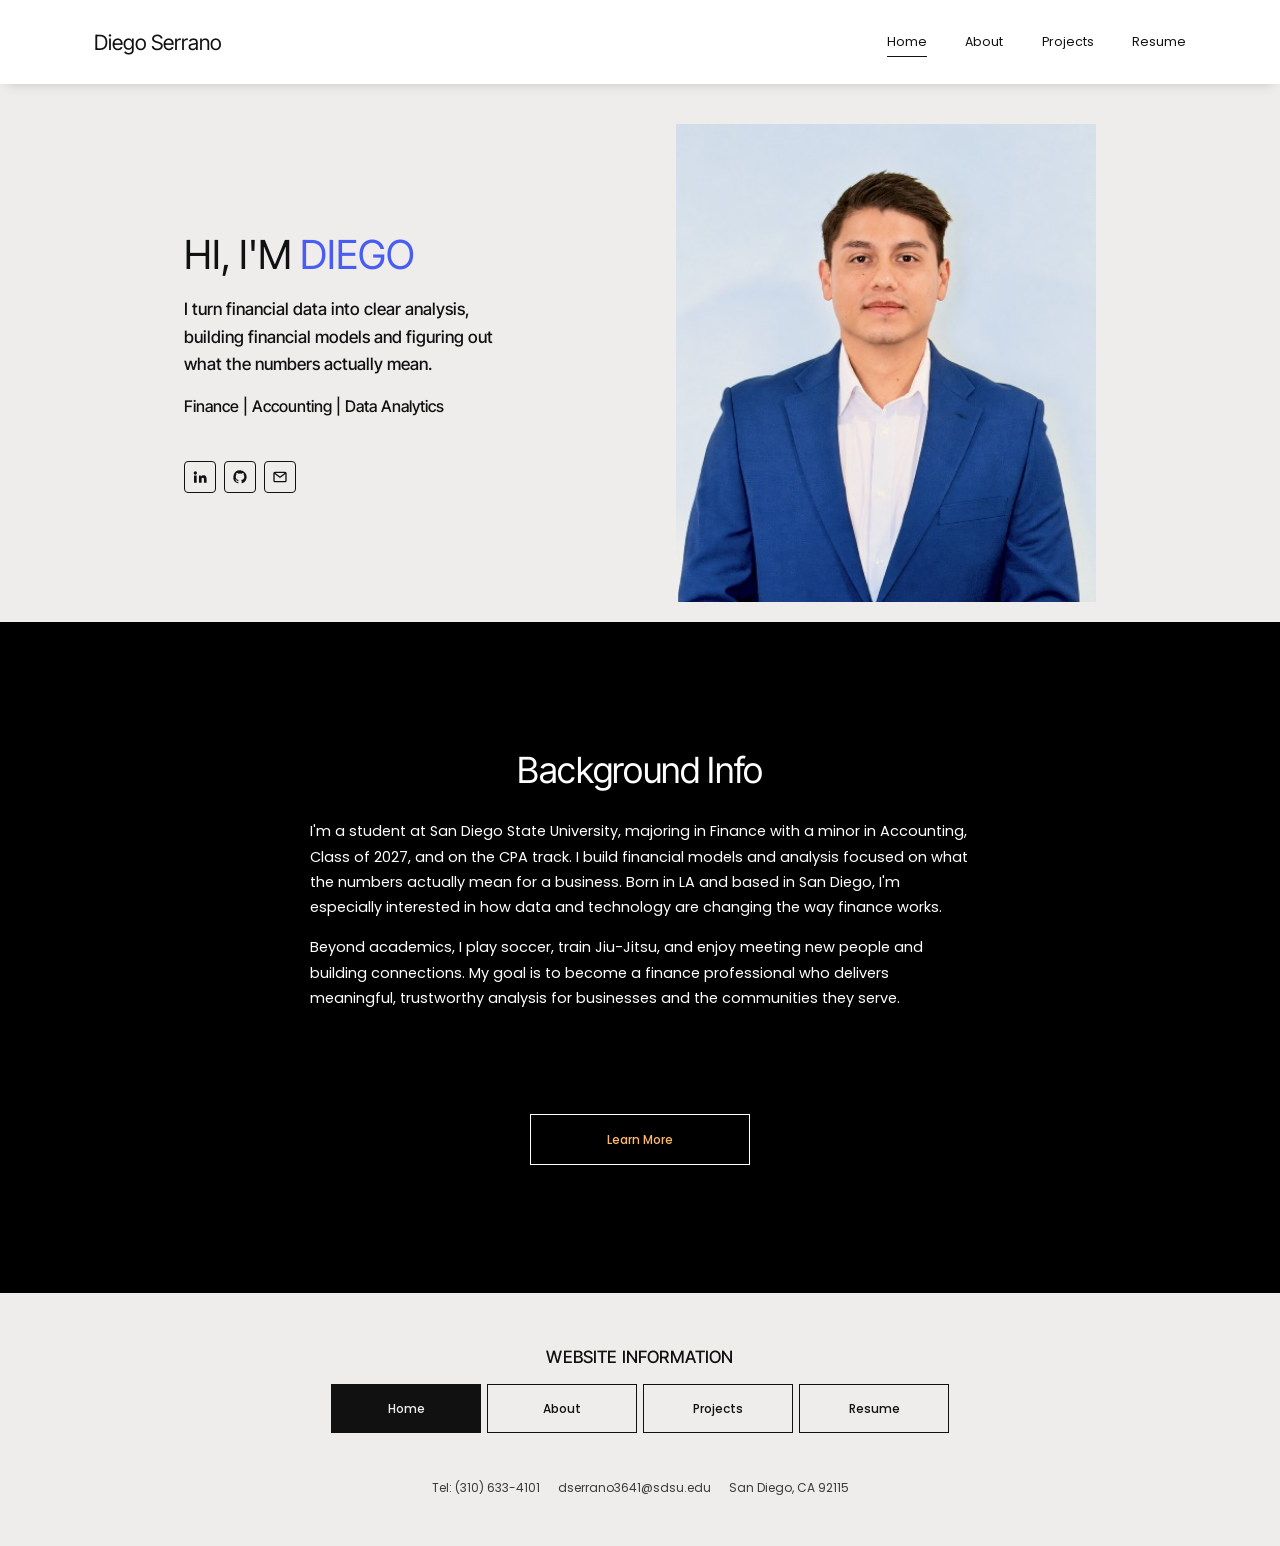
<file: index.html>
<!doctype html>
<html lang="en">
<head>
<meta charset="utf-8">
<meta name="viewport" content="width=device-width, initial-scale=1">
<title>Diego Serrano | Finance, Accounting & Data Analytics</title>
<meta name="description" content="Diego Serrano, finance student at San Diego State University. Financial modeling, analysis and data analytics.">
<meta property="og:title" content="Diego Serrano | Finance, Accounting & Data Analytics">
<meta property="og:description" content="Diego Serrano, finance student at San Diego State University. Financial modeling, analysis and data analytics.">
<meta property="og:image" content="assets/img/headshot.jpg">
<link rel="icon" href="assets/img/favicon.svg" type="image/svg+xml">
<link rel="preconnect" href="https://fonts.googleapis.com">
<link rel="preconnect" href="https://fonts.gstatic.com" crossorigin>
<link href="https://fonts.googleapis.com/css2?family=Inter+Tight:wght@400;500;600;700&family=Poppins:wght@400;500;600;700&display=swap" rel="stylesheet">
<link rel="stylesheet" href="assets/css/style.css">
</head>
<body data-page="home">
<header id="site-header"></header>
<main>
  <section class="hero">
    <div class="wrap">
      <div>
        <h1>Hi, I'm <span data-site="firstName">Diego</span></h1>
        <p class="lede" data-site="headline"></p>
        <p class="tags" data-site="tags"></p>
        <div class="social" data-render="social"></div>
      </div>
      <div class="photo"><img class="headshot" src="assets/img/headshot.jpg" alt="Portrait of Diego Serrano"></div>
    </div>
  </section>

  <section class="band">
    <div class="wrap">
      <h2>Background Info</h2>
      <div class="copy">
        <p>I'm a student at San Diego State University, majoring in Finance with a minor in Accounting, Class of 2027, and on the CPA track. I build financial models and analysis focused on what the numbers actually mean for a business. Born in LA and based in San Diego, I'm especially interested in how data and technology are changing the way finance works.</p>
        <p>Beyond academics, I play soccer, train Jiu-Jitsu, and enjoy meeting new people and building connections. My goal is to become a finance professional who delivers meaningful, trustworthy analysis for businesses and the communities they serve.</p>
      </div>
      <a class="btn-box" href="about.html">Learn More</a>
    </div>
  </section>
</main>
<footer id="site-footer"></footer>
<script src="assets/js/data.js"></script>
<script src="assets/js/site.js"></script>
</body>
</html>
</file>
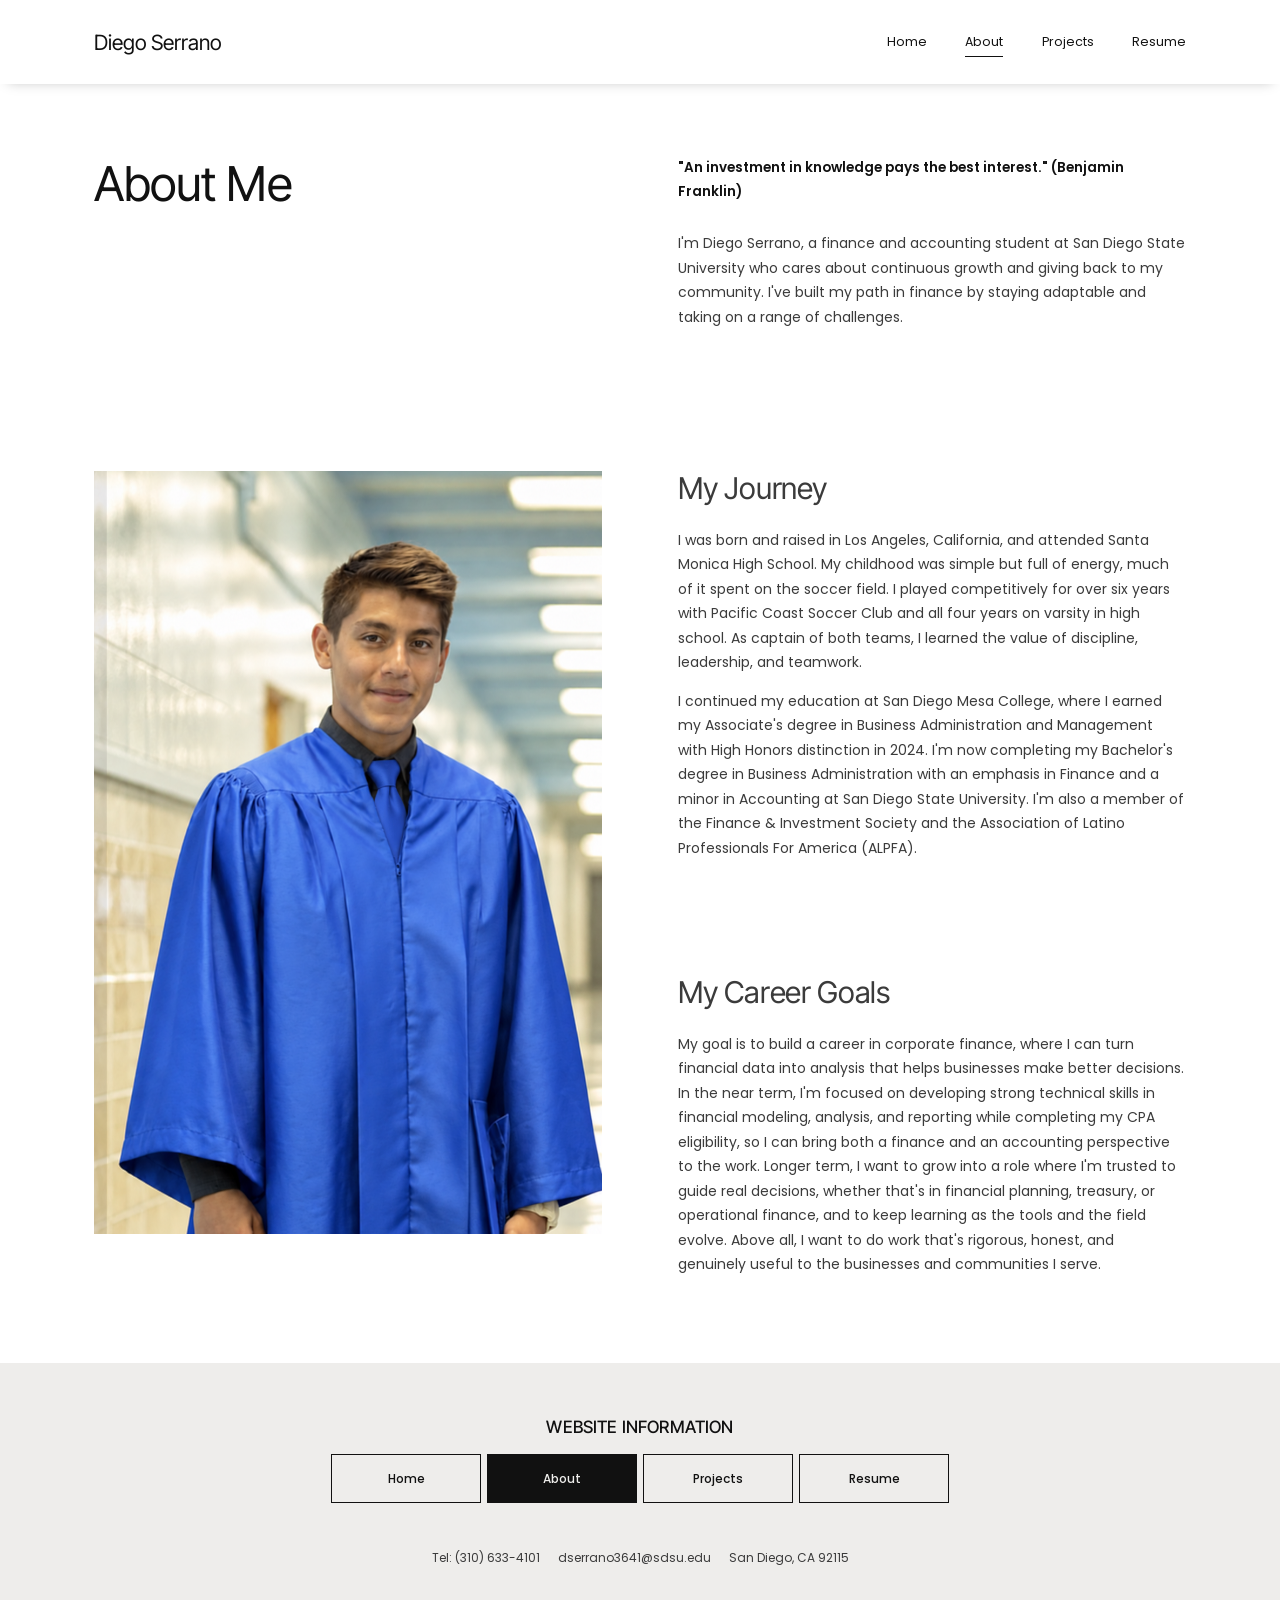
<file: about.html>
<!doctype html>
<html lang="en">
<head>
<meta charset="utf-8">
<meta name="viewport" content="width=device-width, initial-scale=1">
<title>About | Diego Serrano</title>
<meta name="description" content="About Diego Serrano: background, journey and career goals in corporate finance.">
<meta property="og:title" content="About | Diego Serrano">
<meta property="og:description" content="About Diego Serrano: background, journey and career goals in corporate finance.">
<meta property="og:image" content="assets/img/headshot.jpg">
<link rel="icon" href="assets/img/favicon.svg" type="image/svg+xml">
<link rel="preconnect" href="https://fonts.googleapis.com">
<link rel="preconnect" href="https://fonts.gstatic.com" crossorigin>
<link href="https://fonts.googleapis.com/css2?family=Inter+Tight:wght@400;500;600;700&family=Poppins:wght@400;500;600;700&display=swap" rel="stylesheet">
<link rel="stylesheet" href="assets/css/style.css">
</head>
<body data-page="about">
<header id="site-header"></header>
<main class="wrap narrow-wide">
  <section class="about-top">
    <h1>About Me</h1>
    <div>
      <p class="quote">"An investment in knowledge pays the best interest." (Benjamin Franklin)</p>
      <p class="small-copy">I'm Diego Serrano, a finance and accounting student at San Diego State University who cares about continuous growth and giving back to my community. I've built my path in finance by staying adaptable and taking on a range of challenges.</p>
    </div>
  </section>

  <section class="about-main">
    <img class="about-photo" src="assets/img/about.jpg" alt="Diego Serrano" onerror="this.onerror=null;this.src='assets/img/headshot.jpg'">
    <div class="small-copy">
      <section>
        <h2>My Journey</h2>
        <p>I was born and raised in Los Angeles, California, and attended Santa Monica High School. My childhood was simple but full of energy, much of it spent on the soccer field. I played competitively for over six years with Pacific Coast Soccer Club and all four years on varsity in high school. As captain of both teams, I learned the value of discipline, leadership, and teamwork.</p>
        <p>I continued my education at San Diego Mesa College, where I earned my Associate's degree in Business Administration and Management with High Honors distinction in 2024. I'm now completing my Bachelor's degree in Business Administration with an emphasis in Finance and a minor in Accounting at San Diego State University. I'm also a member of the Finance &amp; Investment Society and the Association of Latino Professionals For America (ALPFA).</p>
      </section>
      <section>
        <h2>My Career Goals</h2>
        <p>My goal is to build a career in corporate finance, where I can turn financial data into analysis that helps businesses make better decisions. In the near term, I'm focused on developing strong technical skills in financial modeling, analysis, and reporting while completing my CPA eligibility, so I can bring both a finance and an accounting perspective to the work. Longer term, I want to grow into a role where I'm trusted to guide real decisions, whether that's in financial planning, treasury, or operational finance, and to keep learning as the tools and the field evolve. Above all, I want to do work that's rigorous, honest, and genuinely useful to the businesses and communities I serve.</p>
      </section>
    </div>
  </section>
</main>
<footer id="site-footer"></footer>
<script src="assets/js/data.js"></script>
<script src="assets/js/site.js"></script>
</body>
</html>
</file>
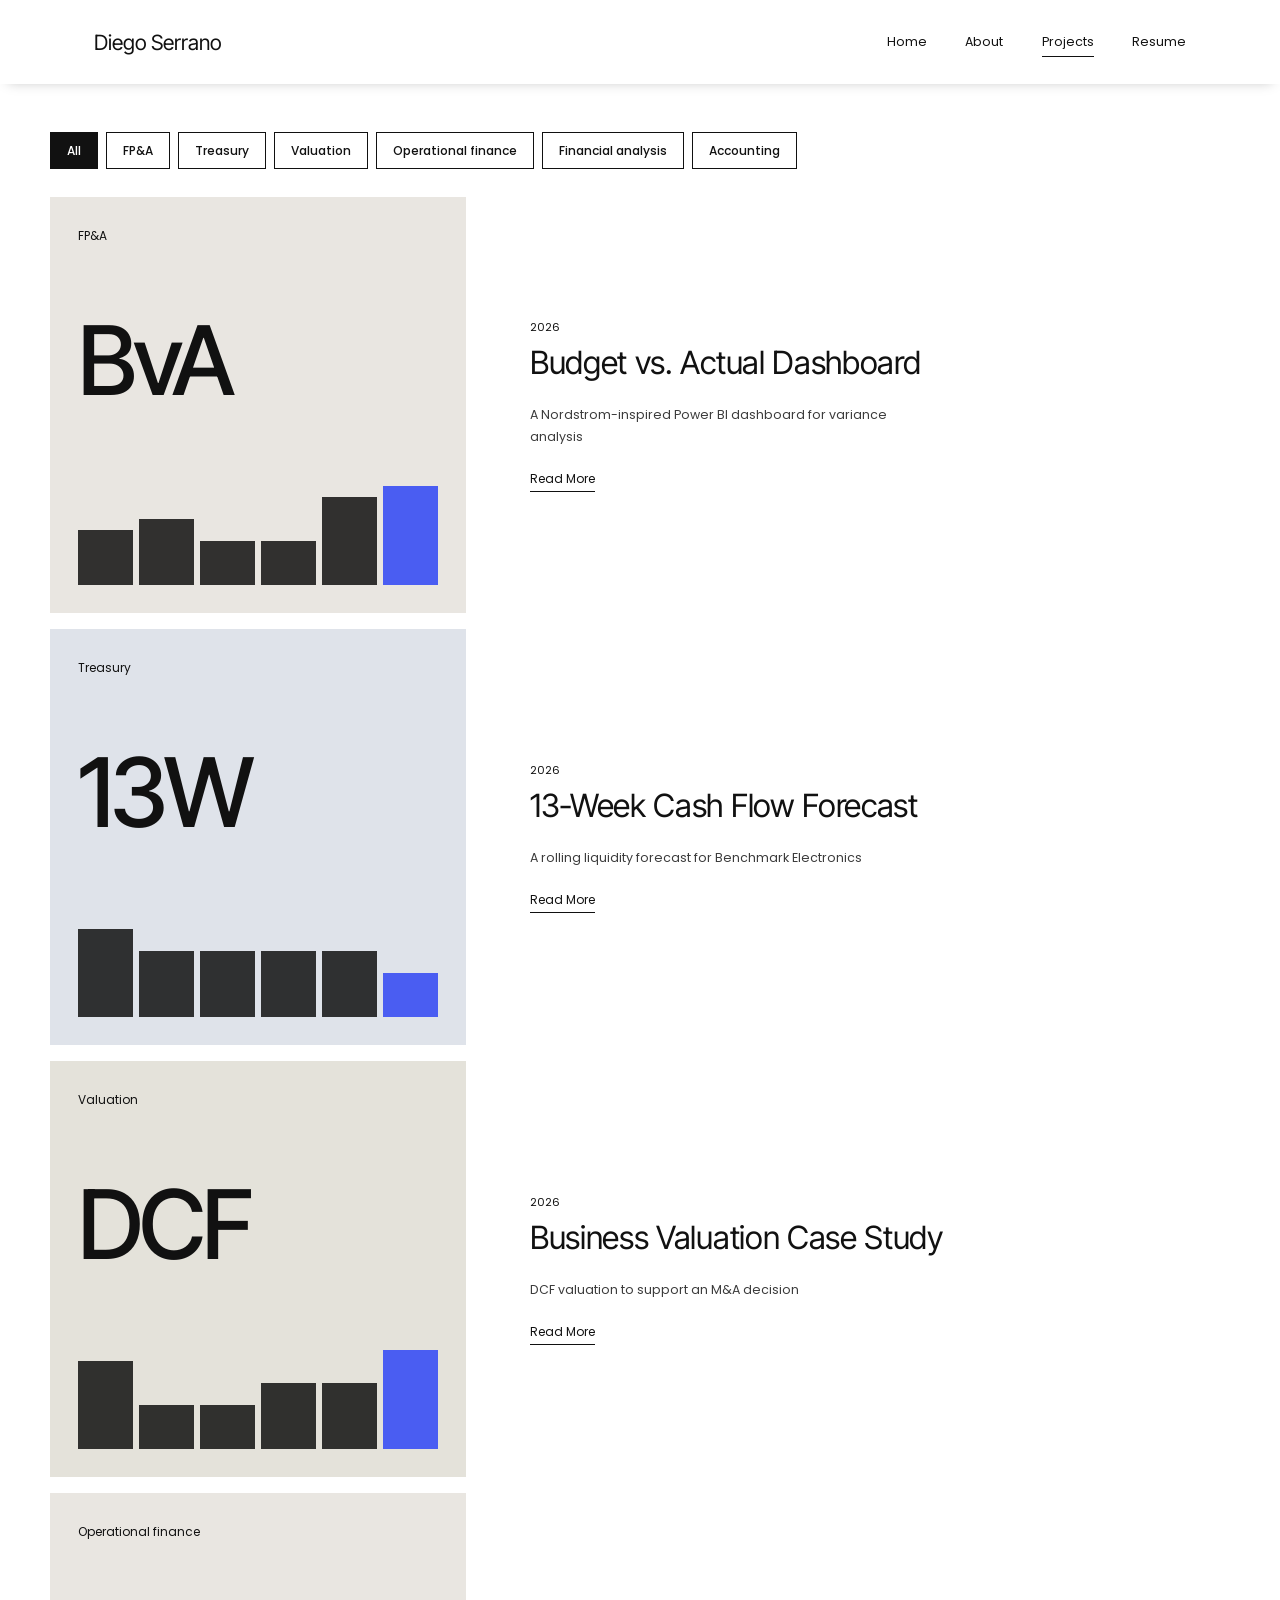
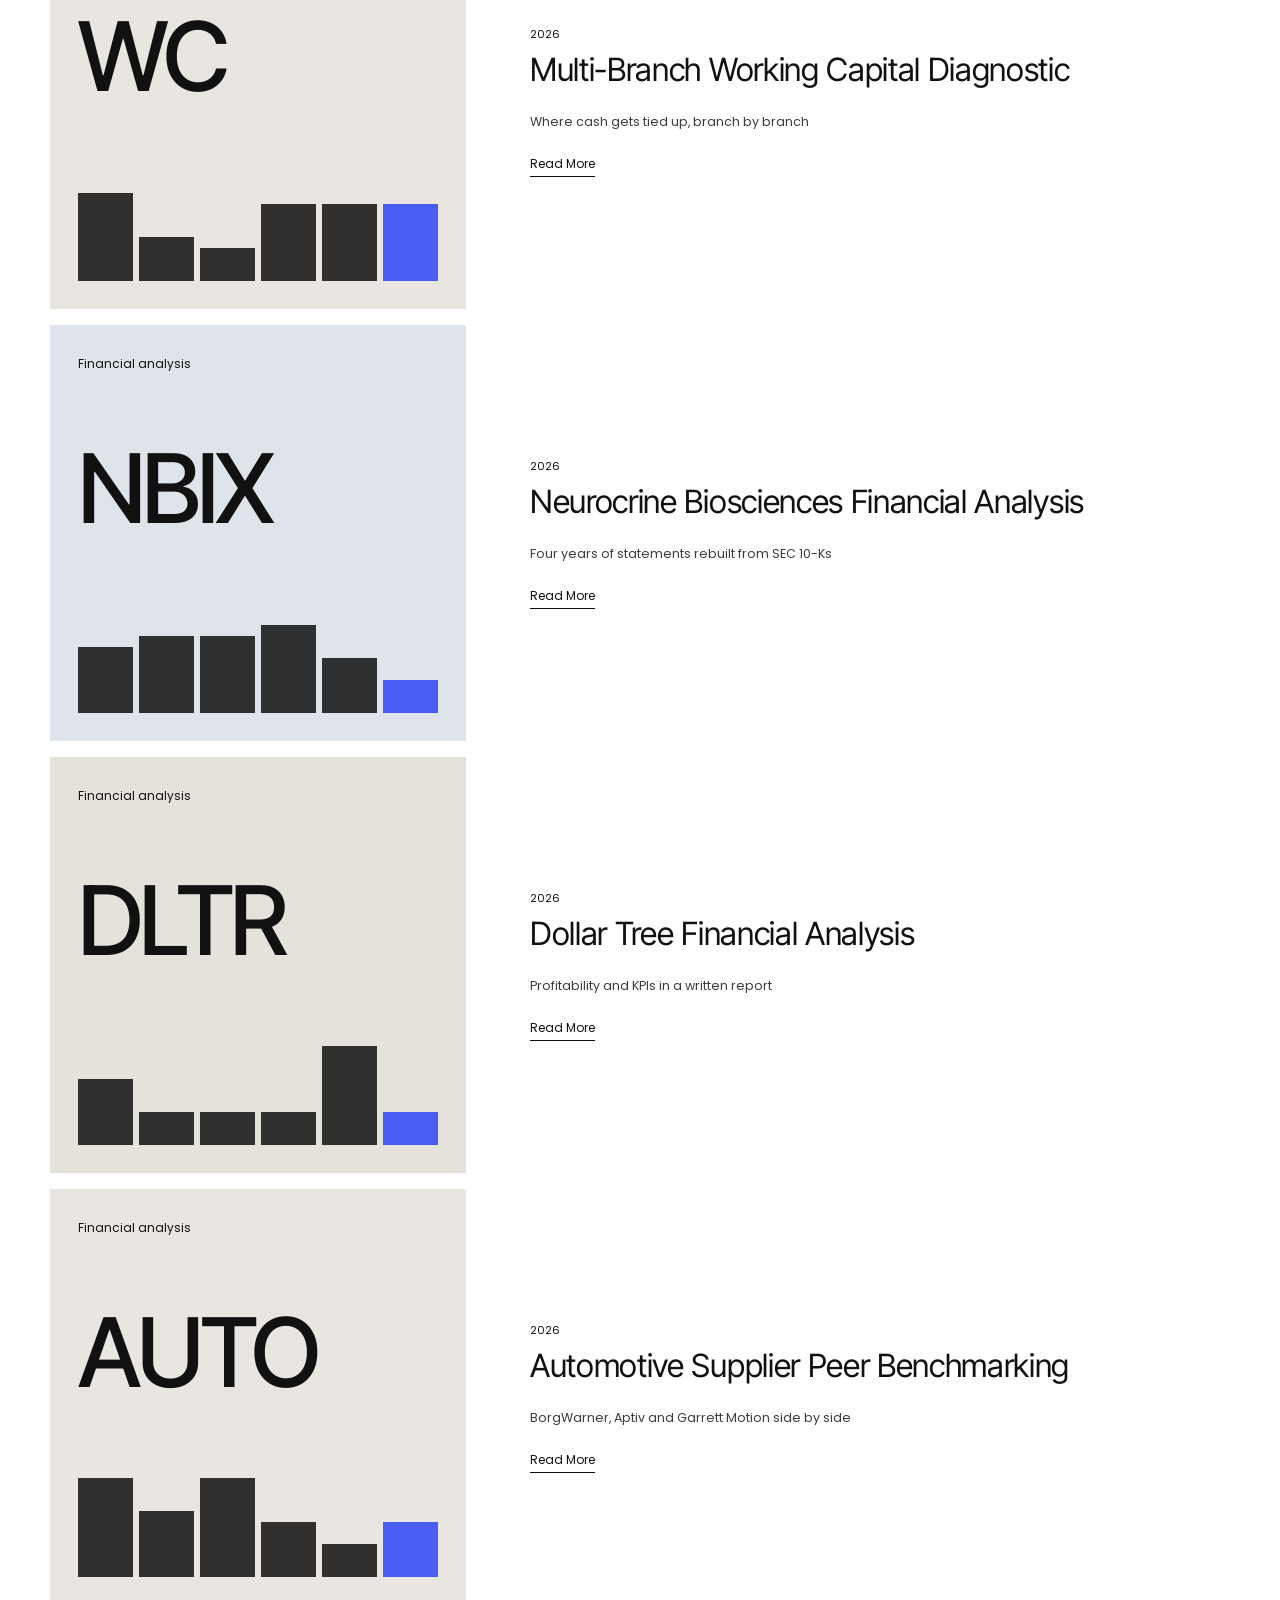
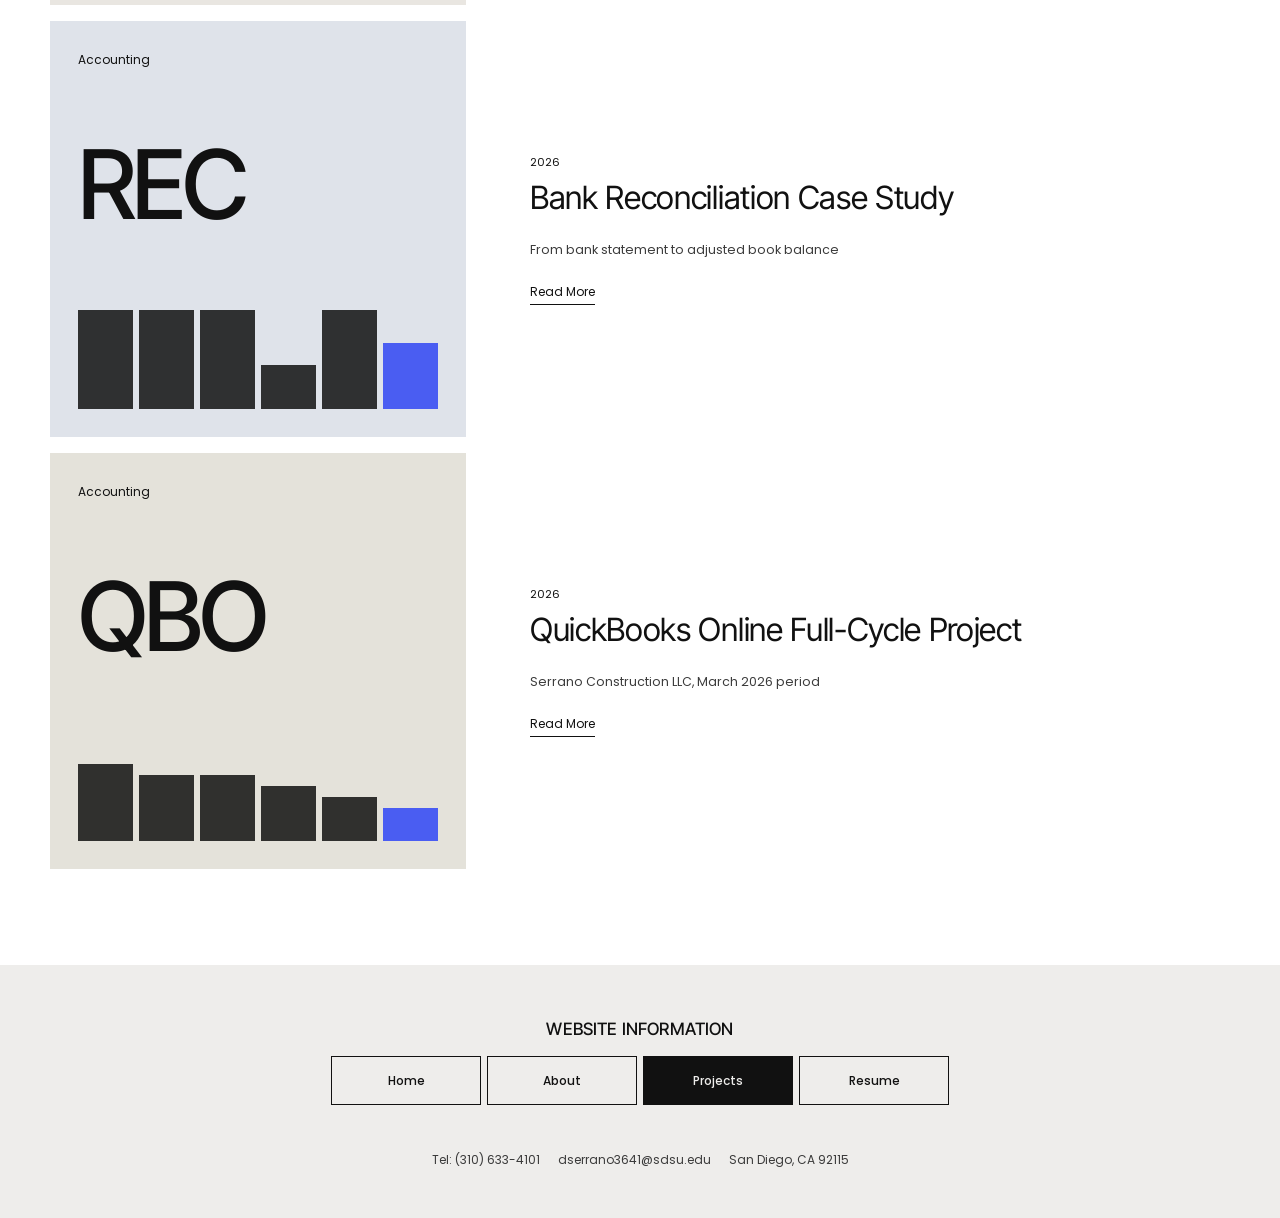
<file: projects.html>
<!doctype html>
<html lang="en">
<head>
<meta charset="utf-8">
<meta name="viewport" content="width=device-width, initial-scale=1">
<title>Projects | Diego Serrano</title>
<meta name="description" content="Financial modeling, FP&A, valuation and accounting projects by Diego Serrano.">
<meta property="og:title" content="Projects | Diego Serrano">
<meta property="og:description" content="Financial modeling, FP&A, valuation and accounting projects by Diego Serrano.">
<meta property="og:image" content="assets/img/headshot.jpg">
<link rel="icon" href="assets/img/favicon.svg" type="image/svg+xml">
<link rel="preconnect" href="https://fonts.googleapis.com">
<link rel="preconnect" href="https://fonts.gstatic.com" crossorigin>
<link href="https://fonts.googleapis.com/css2?family=Inter+Tight:wght@400;500;600;700&family=Poppins:wght@400;500;600;700&display=swap" rel="stylesheet">
<link rel="stylesheet" href="assets/css/style.css">
</head>
<body data-page="projects">
<header id="site-header"></header>
<main class="wrap page-pad">
  <h1 class="sr-only">Projects</h1>
  <div data-render="projects" data-filters="true"></div>
</main>
<footer id="site-footer"></footer>
<script src="assets/js/data.js"></script>
<script src="assets/js/site.js"></script>
</body>
</html>
</file>
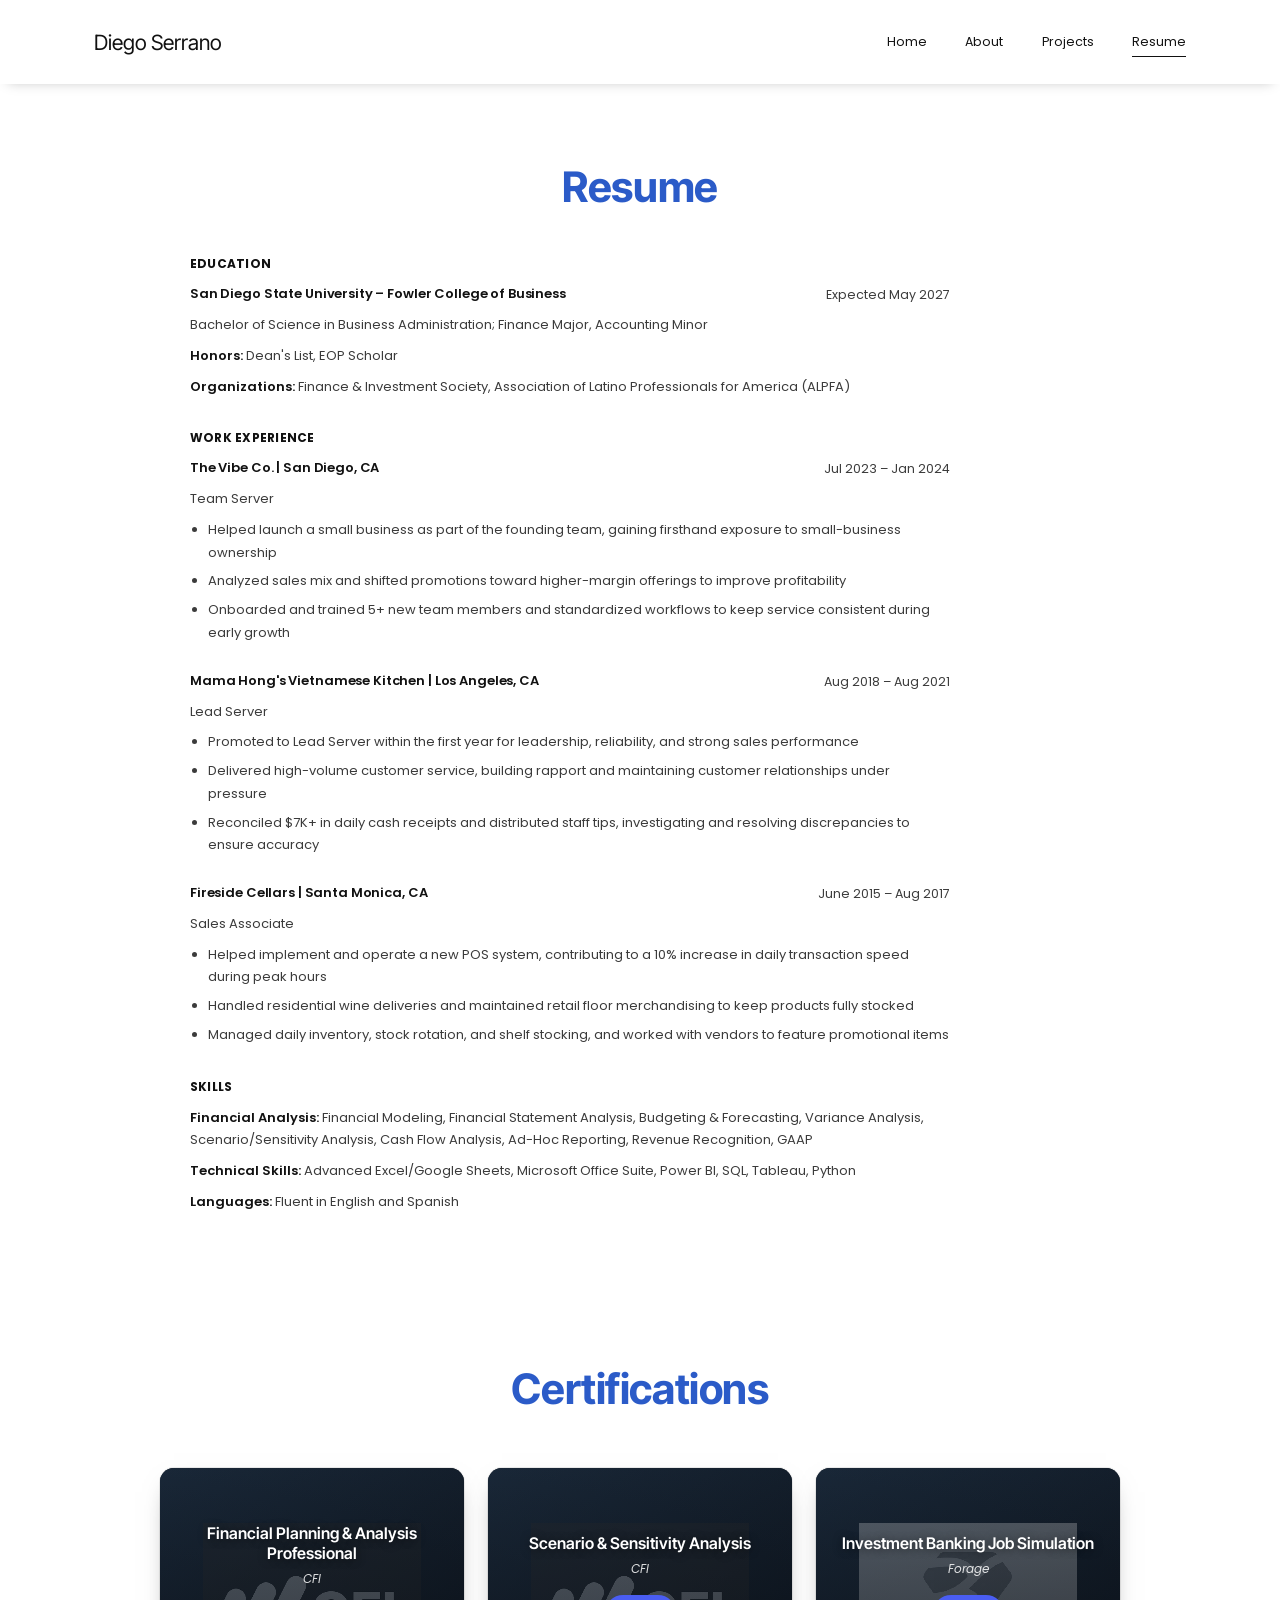
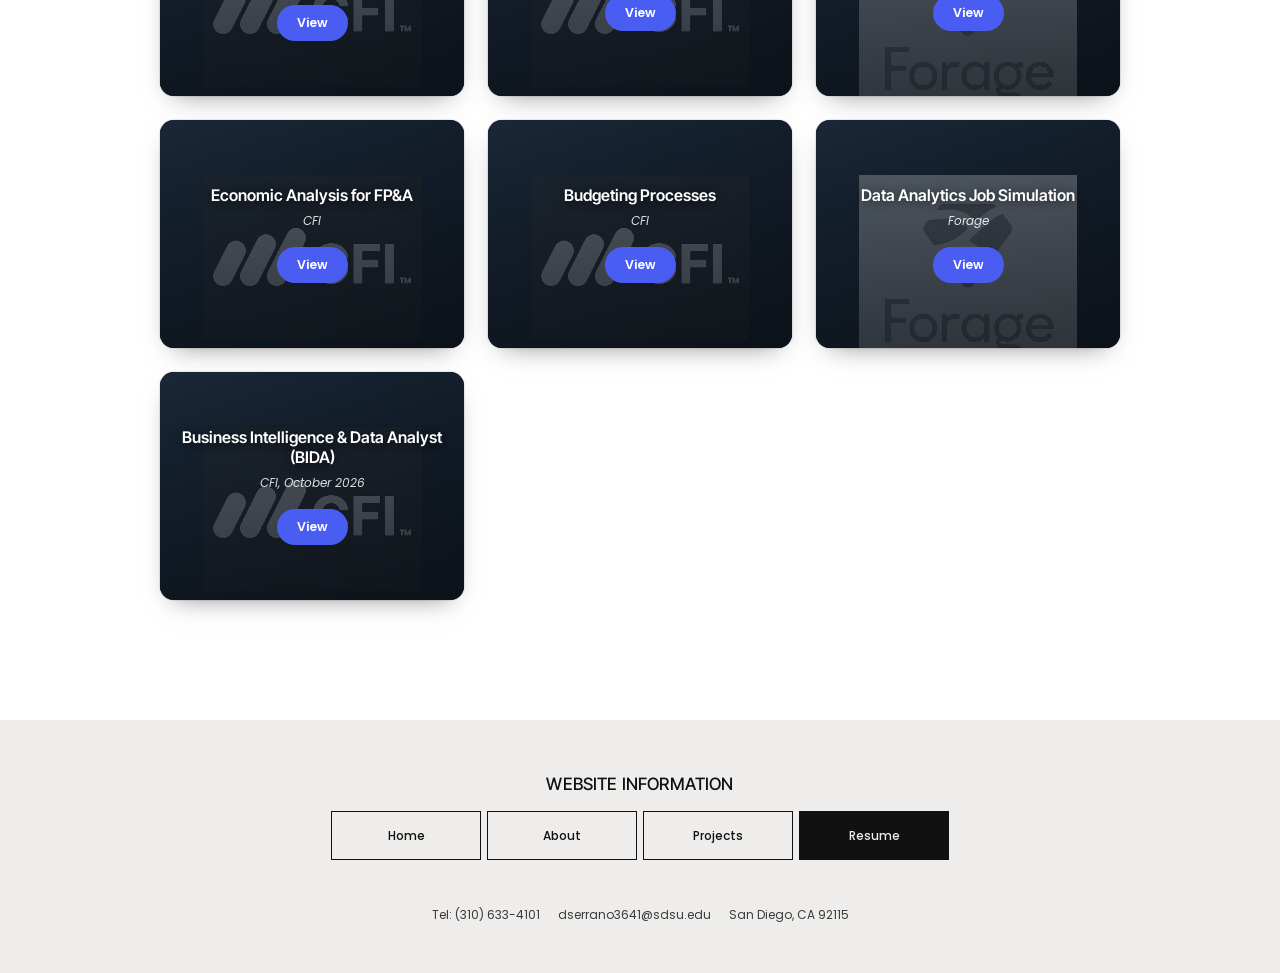
<file: resume.html>
<!doctype html>
<html lang="en">
<head>
<meta charset="utf-8">
<meta name="viewport" content="width=device-width, initial-scale=1">
<title>Resume | Diego Serrano</title>
<meta name="description" content="Resume and certifications for Diego Serrano, Finance student at San Diego State University.">
<meta property="og:title" content="Resume | Diego Serrano">
<meta property="og:description" content="Resume and certifications for Diego Serrano, Finance student at San Diego State University.">
<meta property="og:image" content="assets/img/headshot.jpg">
<link rel="icon" href="assets/img/favicon.svg" type="image/svg+xml">
<link rel="preconnect" href="https://fonts.googleapis.com">
<link rel="preconnect" href="https://fonts.gstatic.com" crossorigin>
<link href="https://fonts.googleapis.com/css2?family=Inter+Tight:wght@400;500;600;700&family=Poppins:wght@400;500;600;700&display=swap" rel="stylesheet">
<link rel="stylesheet" href="assets/css/style.css">
</head>
<body data-page="resume">
<header id="site-header"></header>
<main class="wrap">
  <div class="resume" data-render="resume"></div>
  <section class="certs-sec">
    <h2 class="page-title">Certifications</h2>
    <div data-render="certs"></div>
  </section>
</main>
<footer id="site-footer"></footer>
<script src="assets/js/data.js"></script>
<script src="assets/js/site.js"></script>
</body>
</html>
</file>
<file: assets/css/style.css>
/* Diego Serrano portfolio, styled after the original Squarespace site.
   Change colors here once and they update everywhere. */

:root {
  --bg: #FFFFFF;           /* header and page background */
  --stone: #EEEDEB;        /* home hero + footer background */
  --black: #000000;        /* Background Info band */
  --ink: #111111;
  --ink-2: #3B3B3B;
  --muted: #6E6E6E;
  --line: #111111;
  --hair: #DDDBD7;
  --blue: #4A5DF2;         /* the "DIEGO" accent */
  --head: "Inter Tight", "Helvetica Neue", Helvetica, Arial, sans-serif;
  --body: "Poppins", "Helvetica Neue", Arial, sans-serif;
  --wrap: 1180px;
  --gutter: clamp(18px, 4vw, 44px);
}

*, *::before, *::after { box-sizing: border-box; }
html { -webkit-text-size-adjust: 100%; scroll-behavior: smooth; }
body { margin: 0; background: var(--bg); color: var(--ink); font: 400 15px/1.75 var(--body); -webkit-font-smoothing: antialiased; overflow-x: hidden; }
img { max-width: 100%; display: block; }
a { color: inherit; }
button { font: inherit; color: inherit; }
p { margin: 0 0 1em; }
:focus-visible { outline: 2px solid var(--blue); outline-offset: 3px; }
h1, h2, h3, h4 { font-family: var(--head); font-weight: 400; letter-spacing: -.01em; line-height: 1.15; margin: 0; }
.wrap { width: 100%; max-width: var(--wrap); margin: 0 auto; padding: 0 var(--gutter); }
.narrow { max-width: 760px; }

/* ---------- Header ---------- */
.site-header { position: sticky; top: 0; z-index: 40; background: var(--bg); box-shadow: 0 6px 12px -8px rgba(0, 0, 0, .25); }
.site-header .wrap { display: flex; align-items: center; justify-content: space-between; height: 84px; }
.brand { font: 400 21px/1 var(--head); text-decoration: none; letter-spacing: -.005em; }
.nav { display: flex; gap: clamp(20px, 3vw, 44px); }
.nav a { text-decoration: none; font-size: 12.5px; padding: 4px 0; border-bottom: 1px solid transparent; transition: border-color .2s; }
.nav a:hover { border-bottom-color: var(--muted); }
.nav a[aria-current="page"] { border-bottom-color: var(--ink); }
.menu-btn { display: none; background: none; border: 0; padding: 12px; margin-right: -12px; cursor: pointer; }
.menu-btn span { display: block; width: 24px; height: 1.5px; background: var(--ink); margin: 6px 0; transition: transform .25s, opacity .2s; }
.menu-open .menu-btn span:nth-child(1) { transform: translateY(7.5px) rotate(45deg); }
.menu-open .menu-btn span:nth-child(2) { opacity: 0; }
.menu-open .menu-btn span:nth-child(3) { transform: translateY(-7.5px) rotate(-45deg); }
@media (max-width: 760px) {
  .site-header .wrap { height: 68px; }
  .menu-btn { display: block; }
  .nav {
    position: fixed; inset: 68px 0 0 0; background: var(--bg); flex-direction: column; justify-content: center; align-items: center; gap: 28px;
    opacity: 0; pointer-events: none; transition: opacity .25s;
  }
  .menu-open .nav { opacity: 1; pointer-events: auto; }
  .nav a { font: 400 30px/1.2 var(--head); }
  body.menu-open { overflow: hidden; }
}

/* ---------- Home hero ---------- */
.hero { background: var(--stone); }
.hero .wrap { display: grid; grid-template-columns: 1fr minmax(260px, 420px); gap: clamp(32px, 6vw, 96px); align-items: center; max-width: 1000px; padding-top: 40px; padding-bottom: 20px; }
.hero h1 { font-size: clamp(30px, 3.6vw, 40px); text-transform: uppercase; letter-spacing: -.005em; }
.hero h1 span { color: var(--blue); }
.hero .lede { font: 500 17px/1.6 var(--head); margin-top: 18px; max-width: 34ch; }
.hero .tags { font: 500 16px/1.4 var(--head); margin-top: 10px; }
.social { display: flex; gap: 8px; margin-top: 44px; }
.social a { width: 32px; height: 32px; display: grid; place-items: center; border: 1.5px solid var(--ink); border-radius: 4px; transition: background .2s, color .2s; }
.social a:hover { background: var(--ink); color: var(--stone); }
.social svg { width: 16px; height: 16px; }
.headshot { width: 100%; aspect-ratio: 406 / 462; object-fit: cover; background: #D6E2EF; }
@media (max-width: 760px) {
  .hero .wrap { grid-template-columns: 1fr; padding-top: 32px; padding-bottom: 40px; }
  .hero .photo { order: -1; max-width: 360px; }
  .social { margin-top: 28px; }
}

/* ---------- Black band ---------- */
.band { background: var(--black); color: #fff; padding: clamp(72px, 10vw, 136px) 0; text-align: center; }
.band h2 { font-size: clamp(28px, 3vw, 36px); margin-bottom: 28px; }
.band .copy { text-align: left; max-width: 660px; margin: 0 auto; font-size: 14.5px; }
.band .copy p { color: #FFFFFF; }
.band .btn-box { margin-top: clamp(48px, 7vw, 88px); }

/* ---------- Buttons ---------- */
.btn-box {
  display: inline-block; min-width: 220px; padding: 14px 32px; border: 1.5px solid currentColor; text-decoration: none; text-align: center;
  font-size: 12px; font-weight: 500; background: transparent; cursor: pointer; transition: background .2s, color .2s;
}
.band .btn-box { color: #FFB76B; border-color: #fff; }
.band .btn-box:hover { background: #fff; color: #000; }
.btn-solid { display: inline-flex; align-items: center; gap: 8px; padding: 13px 26px; background: var(--ink); color: #fff; border: 1.5px solid var(--ink); text-decoration: none; font-size: 13px; font-weight: 500; cursor: pointer; transition: background .2s, color .2s; }
.btn-solid:hover { background: transparent; color: var(--ink); }
.btn-line { display: inline-flex; align-items: center; gap: 8px; padding: 13px 26px; border: 1.5px solid var(--ink); text-decoration: none; font-size: 13px; font-weight: 500; background: none; cursor: pointer; transition: background .2s, color .2s; }
.btn-line:hover { background: var(--ink); color: #fff; }
.btn-solid svg, .btn-line svg { width: 15px; height: 15px; }
.btn-row { display: flex; flex-wrap: wrap; gap: 10px; }
.read-more { background: none; border: 0; padding: 0 0 2px; cursor: pointer; font-size: 12px; border-bottom: 1px solid var(--ink); }
.read-more:hover { color: var(--blue); border-color: var(--blue); }

/* ---------- Footer: Website Information ---------- */
.site-footer { background: var(--stone); padding: 56px 0 48px; text-align: center; }
.site-footer h2 { font: 500 17px/1 var(--head); text-transform: uppercase; letter-spacing: .01em; margin-bottom: 18px; }
.foot-nav { display: grid; grid-template-columns: repeat(4, minmax(0, 150px)); gap: 6px; justify-content: center; }
.foot-nav a { display: block; padding: 13px 8px; border: 1.5px solid var(--ink); text-decoration: none; font-size: 12px; font-weight: 500; transition: background .2s, color .2s; }
.foot-nav a:hover, .foot-nav a[aria-current="page"] { background: var(--ink); color: var(--stone); }
.foot-info { display: flex; flex-wrap: wrap; justify-content: center; gap: 4px 18px; margin-top: 44px; font-size: 12px; color: var(--ink-2); }
.foot-info a { text-decoration: none; }
.foot-info a:hover { text-decoration: underline; }
@media (max-width: 560px) { .foot-nav { grid-template-columns: repeat(2, 1fr); } }

/* ---------- About ---------- */
.about-top { display: grid; grid-template-columns: 1fr 1fr; gap: clamp(32px, 6vw, 80px); padding: clamp(48px, 7vw, 72px) 0 clamp(64px, 10vw, 140px); }
.about-top h1 { font-size: clamp(40px, 4.4vw, 48px); }
.quote { font-weight: 600; font-size: 13.5px; margin-bottom: 28px; }
.small-copy { font-size: 14px; color: var(--ink-2); }
.about-main { display: grid; grid-template-columns: 1fr 1fr; gap: clamp(32px, 6vw, 80px); padding-bottom: clamp(48px, 6vw, 72px); align-items: start; }
.about-photo { width: 100%; aspect-ratio: 410 / 616; object-fit: cover; background: linear-gradient(160deg, #E8E1D7, #CBBBA6); position: sticky; top: 108px; }
.about-main h2 { font-size: clamp(26px, 2.6vw, 30px); margin-bottom: 22px; }
.about-main section + section { margin-top: clamp(56px, 9vw, 120px); }
@media (max-width: 760px) {
  .about-top, .about-main { grid-template-columns: 1fr; }
  .about-photo { position: static; max-width: 420px; }
}

/* Certifications strip (About + Resume) */
.cert-row { display: grid; grid-template-columns: repeat(auto-fill, minmax(min(100%, 280px), 1fr)); gap: 12px; margin-top: 24px; }
.cert { display: flex; align-items: center; gap: 16px; text-align: left; width: 100%; cursor: pointer; background: var(--bg); border: 1.5px solid var(--ink); padding: 16px 18px; transition: background .2s, color .2s; }
.cert:hover { background: var(--ink); color: #fff; }
.cert:hover .seal { background: #fff; color: var(--ink); }
.seal { flex: none; width: 52px; height: 52px; border-radius: 50%; display: grid; place-items: center; background: var(--ink); color: #fff; font: 600 12px/1 var(--head); transition: background .2s, color .2s; }
.cert b { display: block; font: 500 16px/1.3 var(--head); }
.cert small { font-size: 12px; opacity: .7; }

/* ---------- Projects (blog-style rows) ---------- */
.page-pad { padding: clamp(32px, 5vw, 48px) 0 clamp(56px, 8vw, 96px); }
.filters { display: flex; gap: 8px; flex-wrap: wrap; margin-bottom: 28px; }
.filter { border: 1.5px solid var(--ink); background: none; padding: 7px 16px; font-size: 12px; font-weight: 500; cursor: pointer; transition: background .2s, color .2s; }
.filter:hover, .filter[aria-pressed="true"] { background: var(--ink); color: #fff; }
.post { display: grid; grid-template-columns: minmax(0, 416px) 1fr; gap: clamp(24px, 5.5vw, 64px); align-items: center; }
.post + .post { margin-top: 16px; }
.post-media { aspect-ratio: 1; overflow: hidden; cursor: pointer; border: 0; padding: 0; background: none; display: block; width: 100%; }
.post-media img { width: 100%; height: 100%; object-fit: cover; transition: transform .6s cubic-bezier(.2, .8, .2, 1); }
.post-media:hover img, .post-media:hover .tile { transform: scale(1.03); }
.tile {
  width: 100%; height: 100%; display: flex; flex-direction: column; justify-content: space-between; padding: 28px; text-align: left;
  background: var(--stone); color: var(--ink); transition: transform .6s cubic-bezier(.2, .8, .2, 1);
}
.tile .t-mark { font: 500 clamp(56px, 8vw, 96px)/.9 var(--head); letter-spacing: -.04em; }
.tile .t-cat { font-size: 12px; }
.tile .t-bars { display: flex; align-items: flex-end; gap: 6px; height: clamp(60px, 9vw, 110px); flex: none; }
.tile .t-bars i { flex: 1; background: var(--ink); opacity: .85; }
.tile .t-bars i:last-child { background: var(--blue); opacity: 1; }
.tile.v1 { background: #E9E6E1; } .tile.v2 { background: #DFE3EA; } .tile.v3 { background: #E4E2DA; }
.post-date { font-size: 11px; margin-bottom: 8px; }
.post h2 { font-size: clamp(26px, 2.8vw, 32px); margin-bottom: 22px; }
.post h2 button { all: unset; cursor: pointer; }
.post h2 button:hover { color: var(--blue); }
.post h2 button:focus-visible { outline: 2px solid var(--blue); outline-offset: 3px; }
.post-sub { font-size: 12.5px; color: var(--ink-2); margin-bottom: 18px; max-width: 46ch; }
.post .chips { margin-bottom: 18px; }
@media (max-width: 700px) {
  .post { grid-template-columns: 1fr; gap: 18px; }
  .post + .post { margin-top: 48px; }
}
.chips { display: flex; flex-wrap: wrap; gap: 6px; }
.chip { font-size: 11.5px; padding: 3px 10px; border: 1px solid var(--hair); }

/* ---------- Resume ---------- */
:root { --resume-blue: #2B5BC8; }
.page-title { font: 700 clamp(34px, 4vw, 42px)/1.1 var(--head); color: var(--resume-blue); text-align: center; letter-spacing: -.01em; }
.resume { max-width: 900px; margin: 0 auto; padding: clamp(48px, 7vw, 80px) 0 clamp(48px, 7vw, 80px); }
.resume .page-title { margin-bottom: clamp(32px, 4vw, 48px); }
.resume .dl { display: flex; justify-content: center; margin: -16px 0 36px; }
.r-block + .r-block { margin-top: 34px; }
.r-block > h2 { font: 700 12px/1 var(--body); text-transform: uppercase; letter-spacing: .02em; margin-bottom: 14px; }
.r-item { max-width: 760px; font-size: 13px; color: var(--ink-2); }
.r-item + .r-item { margin-top: 26px; }
.r-row { display: flex; justify-content: space-between; gap: 4px 16px; flex-wrap: wrap; }
.r-row h3 { font: 600 13px/1.5 var(--body); color: var(--ink); }
.r-row .date { font-size: 12.5px; white-space: nowrap; }
.r-item p { margin: 8px 0 0; }
.r-item b { color: var(--ink); font-weight: 600; }
.r-item ul { margin: 8px 0 0; padding-left: 18px; }
.r-item li + li { margin-top: 6px; }
.r-proj { display: grid; gap: 8px; }
.r-link { all: unset; cursor: pointer; color: var(--ink); font-weight: 500; border-bottom: 1px solid var(--ink); }
.r-link:hover { color: var(--blue); border-color: var(--blue); }
.r-link:focus-visible { outline: 2px solid var(--blue); outline-offset: 3px; }

/* Certifications: picture blocks (certificate image or issuer logo behind the title) */
.certs-sec { padding: clamp(40px, 6vw, 72px) 0 clamp(72px, 10vw, 120px); }
.certs-sec .page-title { margin-bottom: clamp(32px, 5vw, 56px); }
.cert-grid { display: grid; grid-template-columns: repeat(auto-fill, minmax(min(100%, 230px), 1fr)); gap: clamp(14px, 2vw, 24px); max-width: 960px; margin: 0 auto; }
.ctile {
  position: relative; display: block; width: 100%; aspect-ratio: 4 / 3; padding: 0; border: 0; cursor: pointer;
  border-radius: 14px; overflow: hidden; background: #0E1620; color: #fff; text-align: center;
  box-shadow: 0 0 0 1px rgba(0, 0, 0, .08), 0 10px 26px -14px rgba(0, 0, 0, .55);
  transition: transform .3s cubic-bezier(.2, .8, .2, 1), box-shadow .3s;
}
.ctile:hover { transform: translateY(-4px); box-shadow: 0 0 0 1px rgba(0, 0, 0, .08), 0 22px 36px -16px rgba(0, 0, 0, .6); }
.ctile-bg { position: absolute; inset: 0; display: grid; place-items: center; background: linear-gradient(145deg, #1C2C3E, #0E1620); }
.ctile-bg img { width: 100%; height: 100%; transition: transform .5s cubic-bezier(.2, .8, .2, 1), opacity .3s; }
.ctile.is-cert .ctile-bg img { object-fit: cover; opacity: .55; }
.ctile.is-logo .ctile-bg img { object-fit: contain; padding: 18% 14%; opacity: .32; filter: grayscale(1) brightness(2.2); }
.ctile:hover .ctile-bg img { transform: scale(1.05); opacity: .7; }
.ctile-bg b { display: none; font: 600 clamp(40px, 6vw, 64px)/1 var(--head); letter-spacing: -.03em; color: rgba(255, 255, 255, .07); }
.ctile.nologo .ctile-bg b, .ctile-bg.nologo b { display: block; }
.ctile-bg::after { content: ""; position: absolute; inset: 0; background: linear-gradient(to bottom, rgba(10, 14, 20, .15), rgba(10, 14, 20, .55)); }
.ctile-body { position: absolute; inset: 0; z-index: 1; display: flex; flex-direction: column; align-items: center; justify-content: center; gap: 4px; padding: 16px; }
.ctile-body strong { font: 600 16px/1.3 var(--head); text-shadow: 0 1px 8px rgba(0, 0, 0, .5); }
.ctile-body small { font-size: 12px; font-style: italic; opacity: .85; }
.ctile-btn { margin-top: 12px; padding: 7px 20px; border-radius: 999px; background: var(--blue); color: #fff; font-size: 12.5px; font-weight: 600; transition: background .2s, color .2s; }
.ctile:hover .ctile-btn { background: #fff; color: var(--ink); }
@media (max-width: 560px) {
  .cert-grid { grid-template-columns: repeat(2, 1fr); gap: 12px; }
  .ctile { aspect-ratio: 1; border-radius: 12px; }
  .ctile-body { padding: 10px; }
  .ctile-body strong { font-size: 13px; }
  .ctile-body small { font-size: 11px; }
  .ctile-btn { margin-top: 8px; padding: 6px 16px; font-size: 12px; }
}

/* Logo box: shows the issuer's logo, or the short "mark" text if no logo file exists */
.logo-box { width: 100%; height: 72px; display: flex; align-items: center; justify-content: flex-start; }
.logo-box img { max-height: 44px; max-width: 70%; width: auto; object-fit: contain; }
.logo-box b { display: none; font: 600 22px/1 var(--head); letter-spacing: -.02em; }
.logo-box.nologo b { display: block; }

/* ---------- Popup ---------- */
dialog.pop { border: 0; padding: 0; background: transparent; color: var(--ink); width: min(820px, calc(100vw - 32px)); max-width: none; max-height: calc(100dvh - 48px); margin: auto; overflow: visible; }
dialog.pop::backdrop { background: rgba(10, 10, 10, .6); backdrop-filter: blur(5px); -webkit-backdrop-filter: blur(5px); }
.pop-inner { position: relative; background: var(--bg); overflow: hidden auto; max-height: calc(100dvh - 48px); display: grid; grid-template-columns: 300px 1fr; box-shadow: 0 40px 90px -30px rgba(0, 0, 0, .6); }
dialog.pop[open] .pop-inner { animation: popIn .45s cubic-bezier(.2, .9, .25, 1); }
dialog.pop[open]::backdrop { animation: fadeIn .3s ease; }
dialog.pop.closing .pop-inner { animation: popOut .2s ease forwards; }
dialog.pop.closing::backdrop { animation: fadeOut .2s ease forwards; }
@keyframes popIn { from { opacity: 0; transform: translateY(28px); } }
@keyframes popOut { to { opacity: 0; transform: translateY(14px); } }
@keyframes fadeIn { from { opacity: 0; } }
@keyframes fadeOut { to { opacity: 0; } }
.pop-side { position: relative; min-height: 100%; }
.pop-side .tile { position: absolute; inset: 0; transform: none !important; }
.pop-side > img { position: absolute; inset: 0; width: 100%; height: 100%; object-fit: cover; }
.pop-side.cert-side { background: var(--stone); display: grid; place-items: center; padding: 32px; }
.pop-side.cert-side .logo-box { justify-content: center; height: auto; }
.pop-side.cert-side .logo-box img { position: static; width: auto; height: auto; max-width: 100%; max-height: 260px; object-fit: contain; }
.pop-side.cert-side .logo-box b { font-size: 48px; }
.pop-main { padding: 44px 40px 36px; min-width: 0; }
.pop-close { position: absolute; top: 12px; right: 12px; z-index: 3; width: 40px; height: 40px; border: 0; background: var(--bg); cursor: pointer; display: grid; place-items: center; }
.pop-close:hover { background: var(--ink); color: #fff; }
.pop-close svg { width: 18px; height: 18px; }
.pop-date { font-size: 11px; margin-bottom: 10px; }
.pop-main h2 { font-size: clamp(26px, 3.4vw, 34px); margin-bottom: 16px; padding-right: 32px; }
.pop-main .summary { font-size: 14.5px; color: var(--ink-2); }
.pop-main h4 { font: 600 12px/1 var(--body); margin: 24px 0 12px; }
.checks { list-style: none; padding: 0; margin: 0; display: grid; gap: 8px; font-size: 14px; color: var(--ink-2); }
.checks li { position: relative; padding-left: 22px; }
.checks li::before { content: ""; position: absolute; left: 0; top: .72em; width: 10px; height: 1.5px; background: var(--blue); }
.pop-main .btn-row { margin-top: 28px; }
.pop-nav { display: flex; justify-content: space-between; gap: 12px; margin-top: 32px; padding-top: 20px; border-top: 1px solid var(--hair); }
.pop-nav button { background: none; border: 0; cursor: pointer; padding: 4px 0; text-align: left; max-width: 48%; font-size: 12px; color: var(--muted); }
.pop-nav button:last-child { text-align: right; margin-left: auto; }
.pop-nav strong { display: block; font: 500 15px/1.3 var(--head); color: var(--ink); }
.pop-nav button:hover strong { color: var(--blue); }
body.modal-open { overflow: hidden; }
@media (max-width: 700px) {
  dialog.pop { width: 100vw; max-height: 92dvh; margin: auto 0 0; }
  .pop-inner { grid-template-columns: 1fr; max-height: 92dvh; }
  .pop-side { min-height: 180px; }
  .pop-side .tile { padding: 20px; }
  .pop-side .tile .t-mark { font-size: 56px; }
  .pop-side.cert-side .logo-box img { max-height: 56px; max-width: 220px; }
  .pop-main { padding: 28px 22px 28px; }
  dialog.pop[open] .pop-inner { animation-name: sheetIn; }
  @keyframes sheetIn { from { transform: translateY(100%); } }
}
@media (prefers-reduced-motion: reduce) {
  html { scroll-behavior: auto; }
  dialog.pop[open] .pop-inner, dialog.pop.closing .pop-inner, dialog.pop[open]::backdrop, dialog.pop.closing::backdrop { animation: none; }
  .post-media img, .tile { transition: none; }
}
.sr-only { position: absolute; width: 1px; height: 1px; overflow: hidden; clip: rect(0 0 0 0); white-space: nowrap; }
</file>
